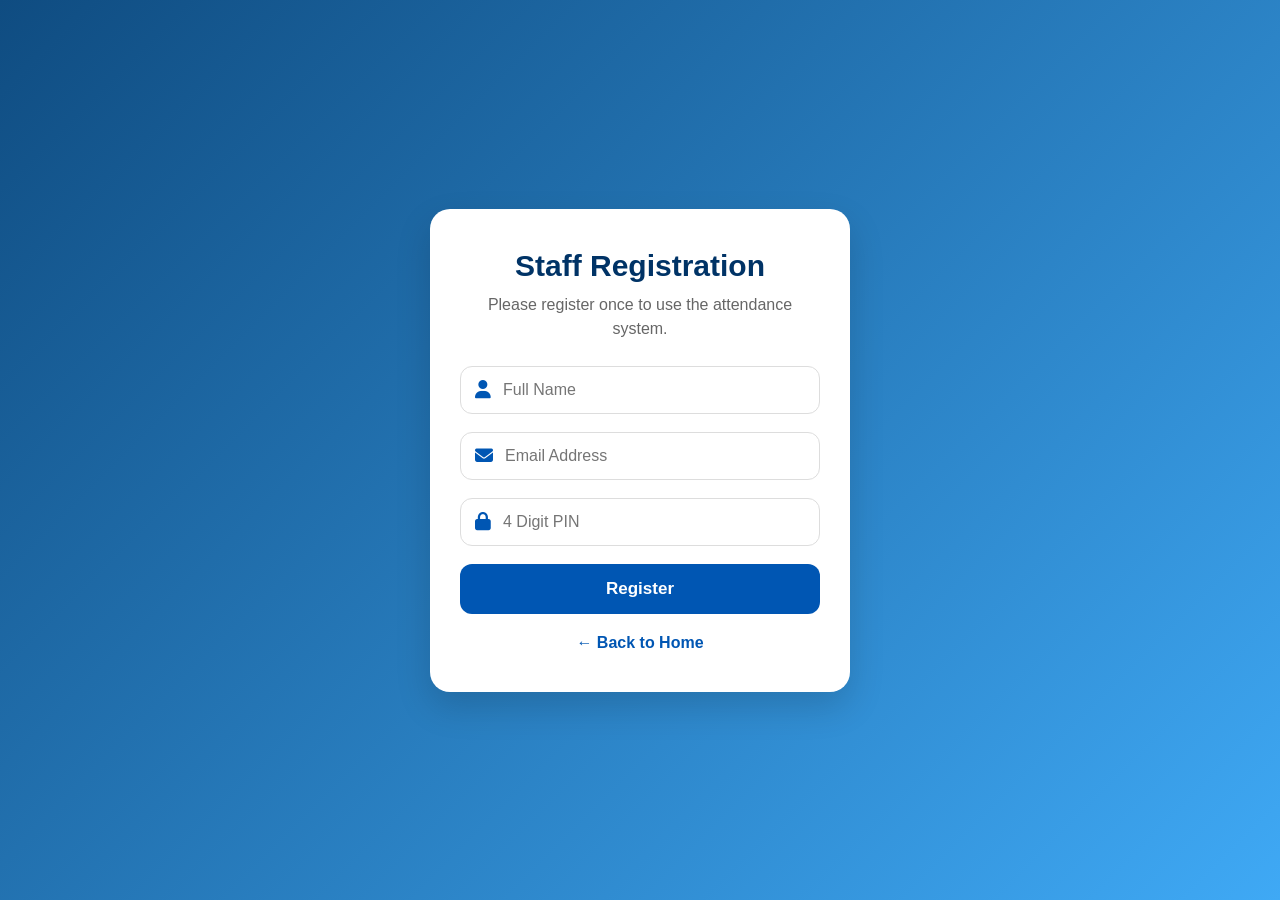
<file: index.html>
<!DOCTYPE html>
<html lang="en">
<head>

<meta charset="UTF-8">
<meta name="viewport" content="width=device-width, initial-scale=1.0">

<title>Staff Attendance</title>

<link rel="stylesheet" href="vivo.css">

<link rel="stylesheet"
href="https://cdnjs.cloudflare.com/ajax/libs/font-awesome/6.5.2/css/all.min.css">

</head>

<body>

<div class="container">

<div class="attendance">

<img src="pio.png" class="logo" alt="Logo">

<h1>Staff Attendance</h1>

<h2 id="welcome">
<i class="fa-solid fa-spinner fa-spin"></i>
Checking attendance...
</h2>

<p id="statusMessage">
Please wait...
</p>

<p class="footer">
Visitor Management System
</p>

</div>

</div>

<!-- Success Popup -->

<div id="popup" class="popup">

<div class="popup-card">

<div id="popupIcon">✅</div>

<h2 id="popupTitle"></h2>

<p id="popupMessage"></p>

</div>

</div>

<script src="staff.js"></script>

</body>
</html>
</file>
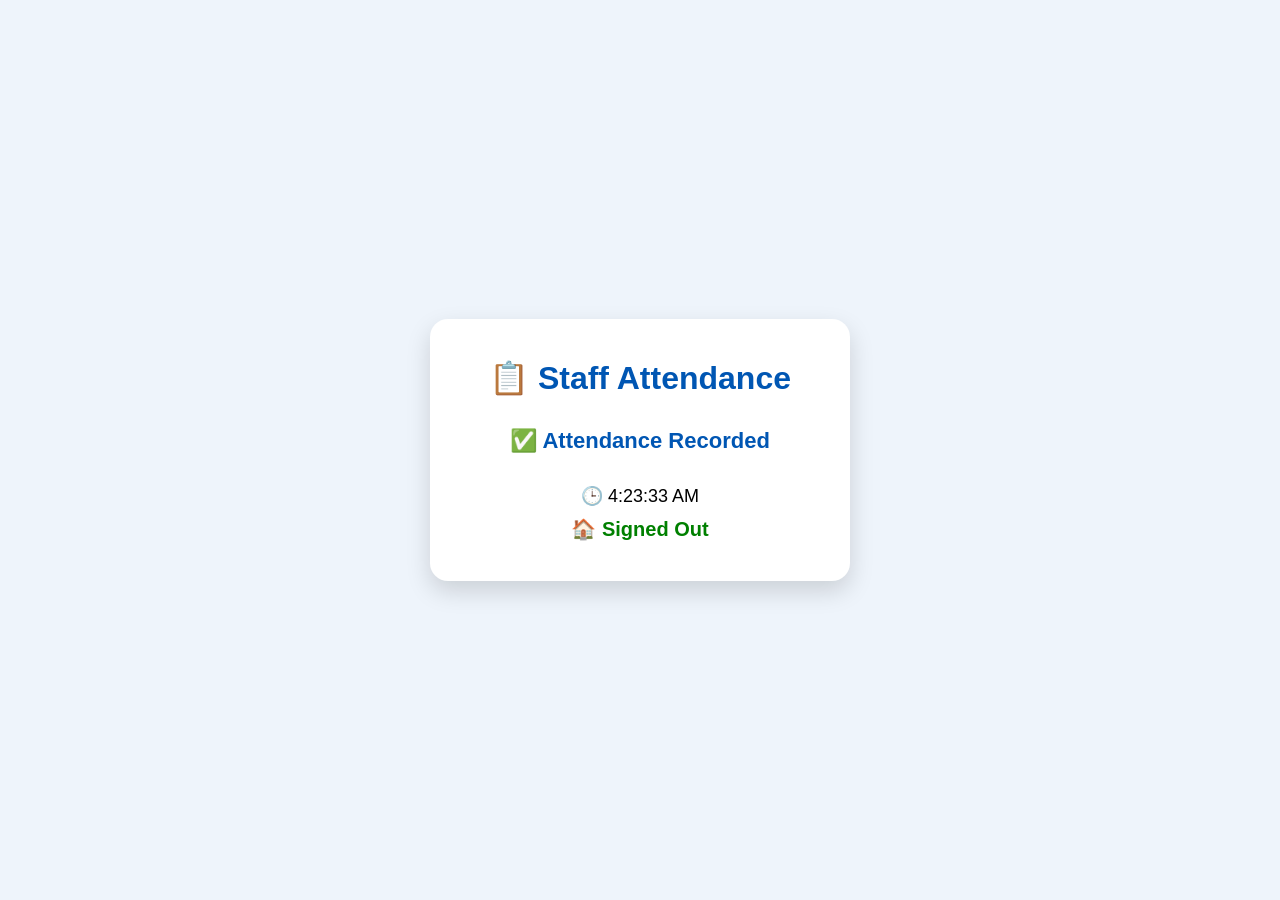
<file: home.html>
<!DOCTYPE html>
<html lang="en">
<head>

<meta charset="UTF-8">
<meta name="viewport" content="width=device-width, initial-scale=1.0">

<title>Staff Attendance</title>

<link rel="stylesheet" href="home.css">

</head>

<body>

<div class="card">

    <h1>📋 Staff Attendance</h1>

    <div id="status">
        Checking...
    </div>

    <div id="details" style="display:none;">

        <h2 id="name"></h2>

        <p id="time"></p>

        <p id="action"></p>

    </div>

</div>

<script src="home.js"></script>

</body>
</html>
</file>
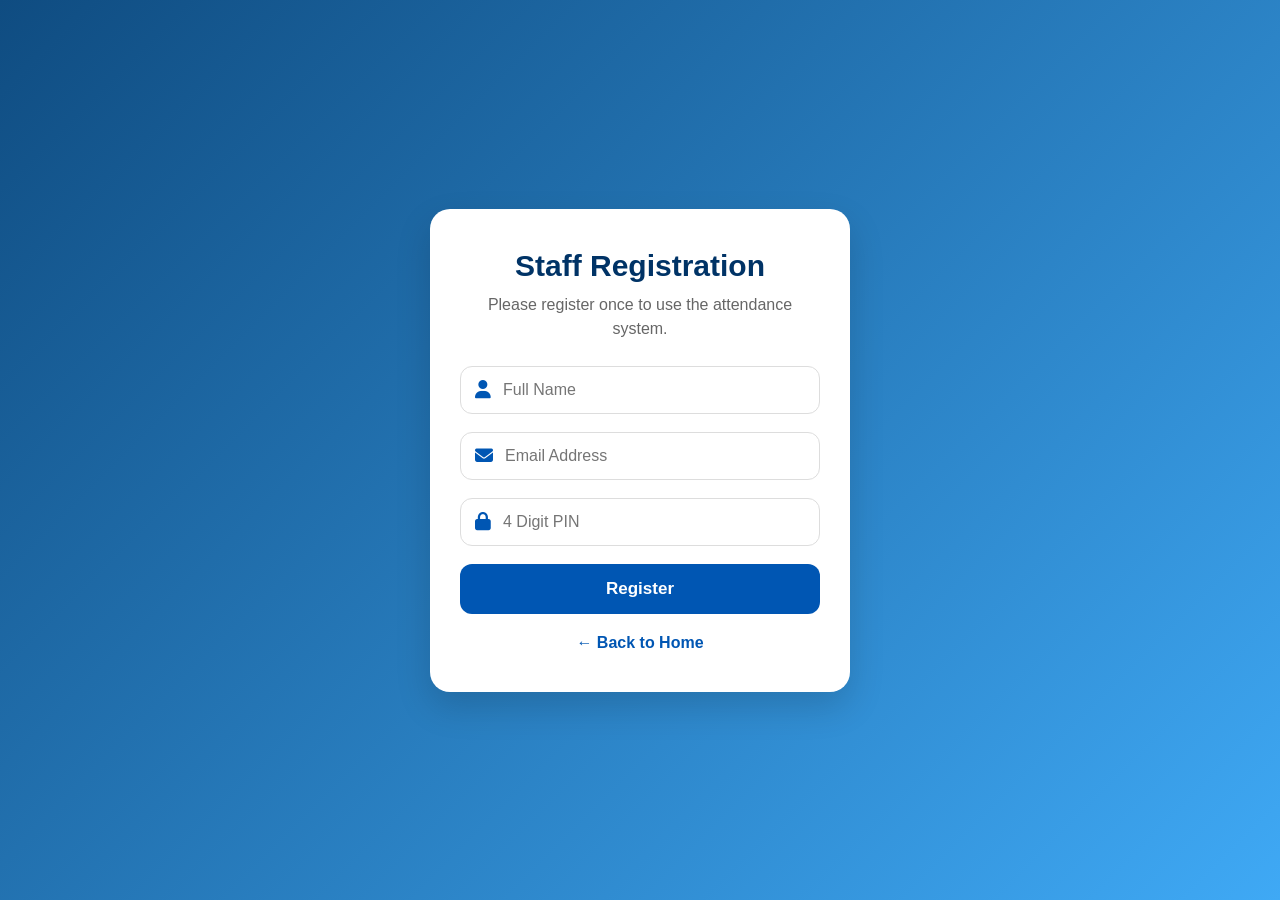
<file: register.html>
<!DOCTYPE html>
<html lang="en">
<head>
    <meta charset="UTF-8">
    <meta name="viewport" content="width=device-width, initial-scale=1.0">
    <title>Staff Registration</title>

    <link rel="stylesheet" href="register.css">

    <link rel="stylesheet"
    href="https://cdnjs.cloudflare.com/ajax/libs/font-awesome/6.5.2/css/all.min.css">
</head>
<body>

<div class="container">

    <div class="card">

        <h1>Staff Registration</h1>

        <p>Please register once to use the attendance system.</p>

        <form id="registerForm">

            <div class="input-box">
                <i class="fa-solid fa-user"></i>
                <input type="text" id="name" placeholder="Full Name" required>
            </div>

            <div class="input-box">
                <i class="fa-solid fa-envelope"></i>
                <input type="email" id="email" placeholder="Email Address" required>
            </div>

            <div class="input-box">
                <i class="fa-solid fa-lock"></i>
                <input type="password" id="pin" placeholder="4 Digit PIN" maxlength="4" required>
            </div>

            <button type="submit">
                Register
            </button>

        </form>

        <a href="index.html" class="back">
            ← Back to Home
        </a>

    </div>

</div>

<script src="register.js"></script>

</body>
</html>
</file>
<file: vivo.css>
/* ===========================
   GENERAL
=========================== */

*{
    margin:0;
    padding:0;
    box-sizing:border-box;
    font-family:Arial, Helvetica, sans-serif;
}

body{
    min-height:100vh;
    display:flex;
    justify-content:center;
    align-items:center;
    background:linear-gradient(135deg,#0f4c81,#3fa9f5);
    padding:20px;
}

/* ===========================
   CONTAINER
=========================== */

.container{
    width:100%;
    max-width:450px;
}

/* ===========================
   CARD
=========================== */

.attendance{
    background:#fff;
    padding:40px 30px;
    border-radius:20px;
    text-align:center;
    box-shadow:0 15px 35px rgba(0,0,0,.2);
    animation:fadeIn .6s ease;
}

/* ===========================
   LOGO
=========================== */

.logo{
    width:110px;
    height:110px;
    object-fit:contain;
    margin-bottom:20px;
}

/* ===========================
   TITLES
=========================== */

h1{
    color:#003366;
    margin-bottom:10px;
    font-size:30px;
}

h2{
    color:#0056b3;
    margin-bottom:20px;
    font-size:22px;
}

#statusMessage{
    margin:20px 0;
    color:#666;
    font-size:17px;
    line-height:1.6;
}

/* ===========================
   BUTTON
=========================== */

.attendance-btn{
    width:100%;
    padding:18px;
    border:none;
    border-radius:14px;
    background:#0056b3;
    color:#fff;
    font-size:20px;
    font-weight:bold;
    cursor:pointer;
    transition:.3s;
}

.attendance-btn:hover{
    background:#003f87;
    transform:translateY(-3px);
}

.attendance-btn:active{
    transform:scale(.97);
}

.attendance-btn:disabled{
    background:#9aa9ba;
    cursor:not-allowed;
}

/* ===========================
   FOOTER
=========================== */

.footer{
    margin-top:25px;
    color:#888;
    font-size:14px;
}

/* ===========================
   SUCCESS POPUP
=========================== */

.popup{
    position:fixed;
    top:0;
    left:0;
    width:100%;
    height:100%;
    background:rgba(0,0,0,.65);
    display:none;
    justify-content:center;
    align-items:center;
    z-index:999;
}

.popup-card{
    background:#fff;
    padding:40px;
    border-radius:20px;
    text-align:center;
    max-width:400px;
    width:90%;
    animation:fadeIn .5s ease;
}

#popupIcon{
    font-size:70px;
    margin-bottom:20px;
}

#popupTitle{
    color:#003366;
    margin-bottom:15px;
}

#popupMessage{
    margin-top:15px;
    color:#555;
    line-height:1.8;
    font-size:18px;
}

/* ===========================
   ANIMATION
=========================== */

@keyframes fadeIn{
    from{
        opacity:0;
        transform:translateY(25px);
    }
    to{
        opacity:1;
        transform:translateY(0);
    }
}

/* ===========================
   MOBILE
=========================== */

@media (max-width:500px){

    .attendance{
        padding:30px 20px;
    }

    h1{
        font-size:25px;
    }

    h2{
        font-size:20px;
    }

    .attendance-btn{
        font-size:18px;
    }

}
</file>
<file: home.css>
*{
margin:0;
padding:0;
box-sizing:border-box;
font-family:Poppins,sans-serif;
}

body{

height:100vh;

display:flex;

justify-content:center;

align-items:center;

background:#eef4fb;

}

.card{

width:420px;

background:white;

padding:40px;

border-radius:18px;

box-shadow:0 10px 25px rgba(0,0,0,.15);

text-align:center;

}

h1{

color:#0056b3;

margin-bottom:25px;

}

#status{

font-size:22px;

font-weight:bold;

color:#0056b3;

line-height:1.7;

}

#details{

margin-top:25px;

}

#name{

color:#003366;

margin-bottom:15px;

}

#time{

margin-bottom:10px;

font-size:18px;

}

#action{

font-size:20px;

font-weight:bold;

color:green;

}
</file>
<file: register.css>
/* =====================================
   RESET
===================================== */

*{
    margin:0;
    padding:0;
    box-sizing:border-box;
    font-family:Poppins, Arial, sans-serif;
}

/* =====================================
   BODY
===================================== */

body{
    min-height:100vh;
    display:flex;
    justify-content:center;
    align-items:center;
    background:linear-gradient(135deg,#0f4c81,#3fa9f5);
    padding:20px;
}

/* =====================================
   CONTAINER
===================================== */

.container{
    width:100%;
    display:flex;
    justify-content:center;
    align-items:center;
}

/* =====================================
   CARD
===================================== */

.card{
    width:100%;
    max-width:420px;
    background:#fff;
    padding:40px 30px;
    border-radius:20px;
    box-shadow:0 15px 35px rgba(0,0,0,.15);
    animation:fadeIn .6s ease;
}

/* =====================================
   LOGO
===================================== */

.logo{
    width:100px;
    height:100px;
    object-fit:contain;
    display:block;
    margin:0 auto 20px;
}

/* =====================================
   TITLES
===================================== */

.card h1{
    text-align:center;
    color:#003366;
    margin-bottom:10px;
    font-size:30px;
}

.card p{
    text-align:center;
    color:#666;
    margin-bottom:25px;
    line-height:1.5;
}

/* =====================================
   INPUTS
===================================== */

.input-box{
    display:flex;
    align-items:center;
    background:#fff;
    border:1px solid #ddd;
    border-radius:12px;
    padding:14px;
    margin-bottom:18px;
    transition:.3s;
}

.input-box:hover{
    border-color:#0056b3;
}

.input-box:focus-within{
    border-color:#0056b3;
    box-shadow:0 0 8px rgba(0,86,179,.25);
}

.input-box i{
    color:#0056b3;
    font-size:18px;
    margin-right:12px;
}

.input-box input{
    width:100%;
    border:none;
    outline:none;
    font-size:16px;
    background:transparent;
}

/* =====================================
   BUTTON
===================================== */

button{
    width:100%;
    padding:15px;
    background:#0056b3;
    color:#fff;
    border:none;
    border-radius:12px;
    font-size:17px;
    font-weight:bold;
    cursor:pointer;
    transition:.3s;
}

button:hover{
    background:#003d80;
    transform:translateY(-2px);
}

button:active{
    transform:scale(.98);
}

/* =====================================
   BACK BUTTON
===================================== */

.back{
    display:block;
    margin-top:20px;
    text-align:center;
    text-decoration:none;
    color:#0056b3;
    font-weight:bold;
    transition:.3s;
}

.back:hover{
    color:#003366;
}

/* =====================================
   ANIMATION
===================================== */

@keyframes fadeIn{

    from{
        opacity:0;
        transform:translateY(20px);
    }

    to{
        opacity:1;
        transform:translateY(0);
    }

}

/* =====================================
   MOBILE
===================================== */

@media (max-width:500px){

    .card{
        padding:30px 20px;
    }

    .card h1{
        font-size:26px;
    }

    .card p{
        font-size:15px;
    }

    button{
        font-size:16px;
    }

}
</file>
